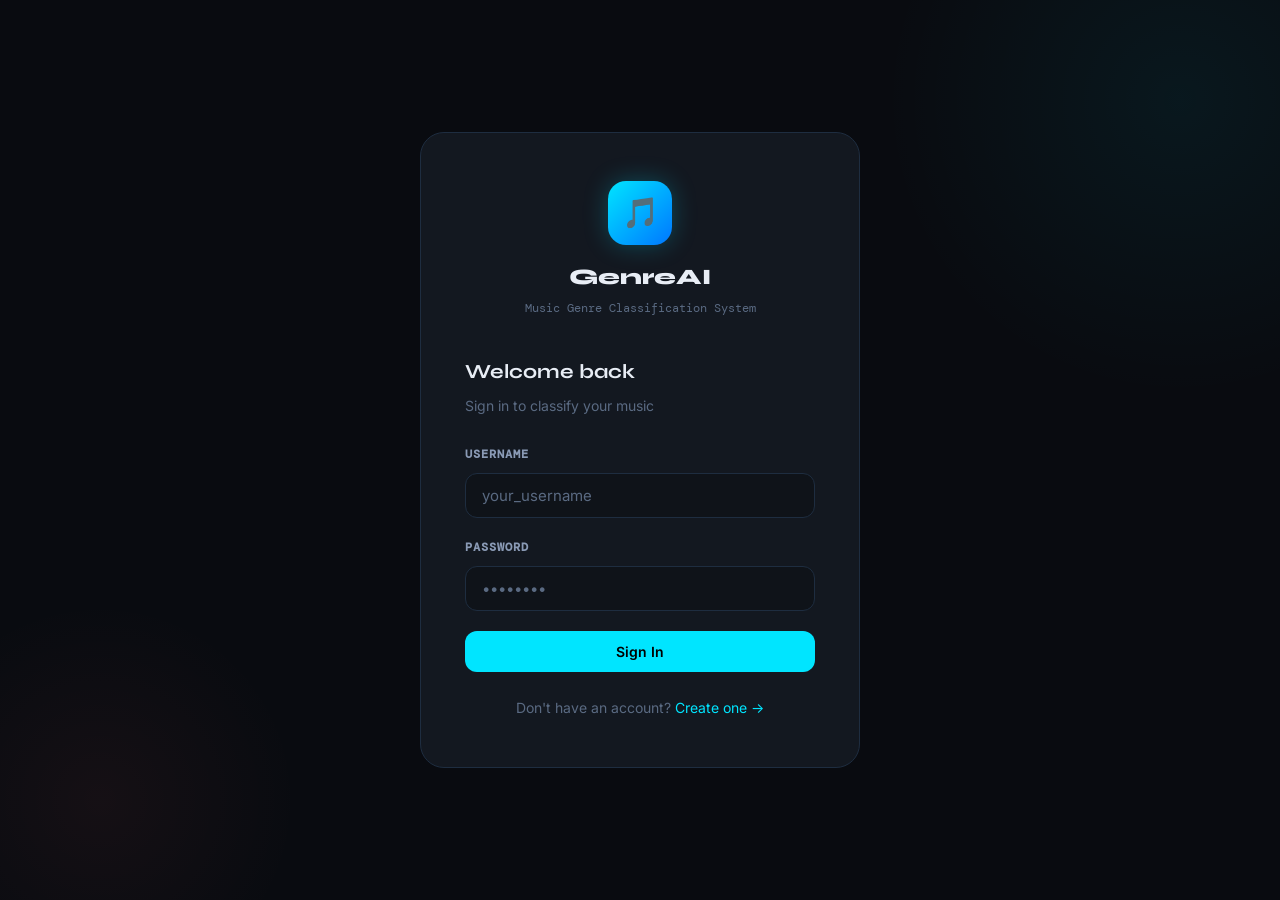
<file: frontend/index.html>
<!DOCTYPE html>
<html lang="en">
<head>
  <meta charset="UTF-8" />
  <meta name="viewport" content="width=device-width, initial-scale=1.0" />
  <title>Login — Music Genre Classifier</title>
  <link rel="stylesheet" href="style.css" />
</head>
<body>
  <div class="auth-wrapper">
    <div class="auth-card fade-up">

      <!-- Logo -->
      <div class="auth-logo">
        <div class="auth-logo-icon">🎵</div>
        <h1>GenreAI</h1>
        <p>Music Genre Classification System</p>
      </div>

      <h2 class="auth-title">Welcome back</h2>
      <p class="auth-subtitle">Sign in to classify your music</p>

      <div id="alertBox"></div>

      <div class="form-group">
        <label class="form-label" for="username">Username</label>
        <input class="form-input" type="text" id="username"
               placeholder="your_username" autocomplete="username" />
      </div>

      <div class="form-group">
        <label class="form-label" for="password">Password</label>
        <input class="form-input" type="password" id="password"
               placeholder="••••••••" autocomplete="current-password" />
      </div>

      <button class="btn btn-primary btn-full" id="loginBtn">Sign In</button>

      <p class="auth-footer">
        Don't have an account? <a href="register.html">Create one →</a>
      </p>
    </div>
  </div>

  <script src="script.js"></script>
  <script>
    redirectIfLoggedIn();   // already logged in? go to dashboard

    const loginBtn  = document.getElementById('loginBtn');
    const alertBox  = document.getElementById('alertBox');

    async function doLogin() {
      const username = document.getElementById('username').value.trim();
      const password = document.getElementById('password').value;

      if (!username || !password) {
        return showAlert(alertBox, 'Please fill in all fields.');
      }

      setLoading(loginBtn, true, 'Signing in…');
      try {
        const data = await apiFetch('/login', {
          method: 'POST',
          body: JSON.stringify({ username, password }),
        });
        saveAuth(data.token, data.user);
        window.location.href = 'dashboard.html';
      } catch (err) {
        showAlert(alertBox, err.message);
        setLoading(loginBtn, false);
      }
    }

    loginBtn.addEventListener('click', doLogin);
    document.addEventListener('keydown', e => { if (e.key === 'Enter') doLogin(); });
  </script>
</body>
</html>
</file>
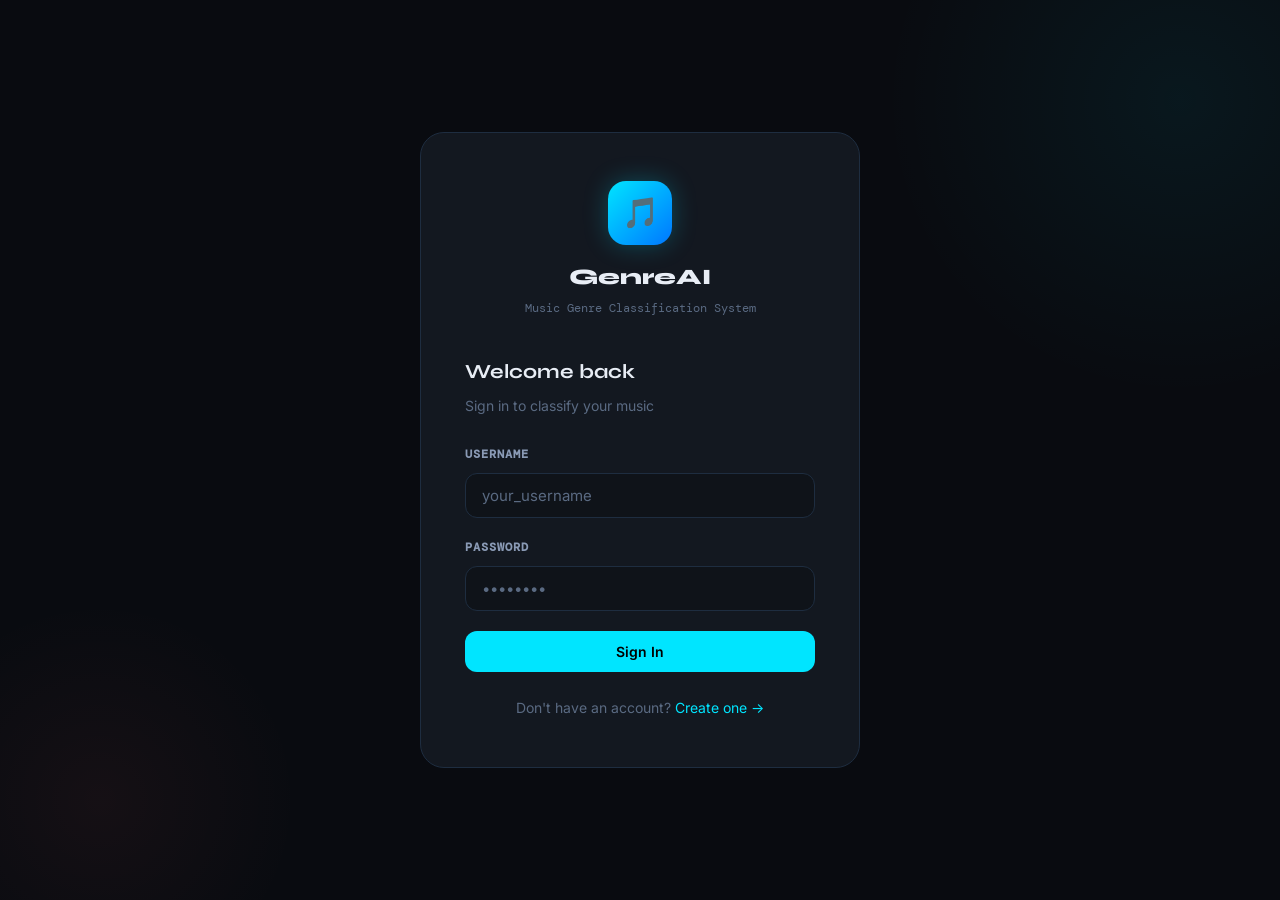
<file: frontend/dashboard.html>
<!DOCTYPE html>
<html lang="en">
<head>
  <meta charset="UTF-8" />
  <meta name="viewport" content="width=device-width, initial-scale=1.0" />
  <title>Dashboard — Music Genre Classifier</title>
  <link rel="stylesheet" href="style.css" />
</head>
<body>
<button class="hamburger" aria-label="Open menu">☰</button>
<div class="page-wrapper">

  <!-- Sidebar -->
  <nav class="sidebar">
    <div class="sidebar-logo">
      <div class="logo-icon">🎵</div>
      <div>
        <div class="logo-text">GenreAI</div>
        <div class="logo-sub">Music Classifier</div>
      </div>
    </div>
    <span class="nav-section-label">Main</span>
    <a href="dashboard.html" class="nav-link"><span class="nav-icon">🏠</span> Dashboard</a>
    <a href="upload.html"    class="nav-link"><span class="nav-icon">🎧</span> Upload & Predict</a>
    <a href="history.html"   class="nav-link"><span class="nav-icon">📋</span> History</a>
    <a href="stats.html"     class="nav-link"><span class="nav-icon">📊</span> Statistics</a>
    <div class="sidebar-bottom">
      <div class="sidebar-user">
        <div class="avatar" data-avatar></div>
        <div class="sidebar-username" data-username></div>
      </div>
      <button class="logout-btn">Sign Out</button>
    </div>
  </nav>

  <!-- Main -->
  <main class="main-content">
    <div class="page-header fade-up">
      <div class="page-title">Dashboard</div>
      <div class="page-subtitle">Your music classification overview</div>
    </div>

    <!-- Stat cards -->
    <div class="stats-grid" id="statsGrid">
      <div class="stat-card fade-up delay-1" style="--accent-color:#00e5ff">
        <div class="stat-icon">🎵</div>
        <div class="stat-value" id="totalPredictions">—</div>
        <div class="stat-label">Total Predictions</div>
      </div>
      <div class="stat-card fade-up delay-2" style="--accent-color:#ffd166">
        <div class="stat-icon">🏆</div>
        <div class="stat-value" id="topGenre" style="font-size:20px;text-transform:capitalize">—</div>
        <div class="stat-label">Most Predicted Genre</div>
      </div>
      <div class="stat-card fade-up delay-3" style="--accent-color:#06d6a0">
        <div class="stat-icon">🎯</div>
        <div class="stat-value" id="avgConf">—</div>
        <div class="stat-label">Avg. Confidence</div>
      </div>
      <div class="stat-card fade-up delay-4" style="--accent-color:#ce93d8">
        <div class="stat-icon">🤖</div>
        <div class="stat-value">CNN</div>
        <div class="stat-label">Model Architecture</div>
      </div>
    </div>

    <!-- Waveform decoration -->
    <div class="waveform-bg" id="waveform"></div>

    <!-- Quick action -->
    <div style="display:flex;gap:12px;margin-bottom:32px;" class="fade-up">
      <a href="upload.html" class="btn btn-primary">🎧 Classify New Track</a>
      <a href="stats.html"  class="btn btn-secondary">📊 View Statistics</a>
    </div>

    <!-- Recent predictions -->
    <div class="card fade-up">
      <div class="card-title">Recent Predictions</div>
      <div id="recentTable">
        <div class="empty-state">
          <div class="spinner"></div>
          <p style="margin-top:16px;color:var(--text-muted)">Loading…</p>
        </div>
      </div>
    </div>
  </main>
</div>

<script src="script.js"></script>
<script>
  requireAuth();

  async function loadDashboard() {
    try {
      const data = await apiFetch('/stats');

      document.getElementById('totalPredictions').textContent = data.total_predictions;
      document.getElementById('topGenre').textContent         = data.most_predicted || 'N/A';
      document.getElementById('avgConf').textContent          = data.average_confidence
        ? data.average_confidence + '%' : 'N/A';

      const recentTable = document.getElementById('recentTable');
      if (!data.recent_predictions.length) {
        recentTable.innerHTML = `
          <div class="empty-state">
            <div class="empty-icon">🎶</div>
            <div class="empty-title">No predictions yet</div>
            <p>Upload a WAV file to get started</p>
            <a href="upload.html" class="btn btn-primary" style="margin-top:16px">Upload Audio</a>
          </div>`;
        return;
      }

      recentTable.innerHTML = `
        <div class="table-wrap">
          <table>
            <thead><tr>
              <th>File</th><th>Genre</th><th>Confidence</th><th>Date</th>
            </tr></thead>
            <tbody>
              ${data.recent_predictions.map(p => `
                <tr>
                  <td class="font-mono" style="font-size:12px;max-width:200px;overflow:hidden;text-overflow:ellipsis;white-space:nowrap">
                    ${p.filename}</td>
                  <td><span class="genre-badge" style="background:${genreColor(p.predicted_genre)}22;color:${genreColor(p.predicted_genre)};border-color:${genreColor(p.predicted_genre)}44">${p.predicted_genre}</span></td>
                  <td class="font-mono">${p.confidence_score}%</td>
                  <td style="color:var(--text-muted);font-size:13px">${formatDate(p.prediction_time)}</td>
                </tr>`).join('')}
            </tbody>
          </table>
        </div>`;
    } catch (err) {
      document.getElementById('recentTable').innerHTML = `<div class="alert alert-error">⚠️ ${err.message}</div>`;
    }
  }

  buildWaveform(document.getElementById('waveform'));
  loadDashboard();
</script>
</body>
</html>
</file>
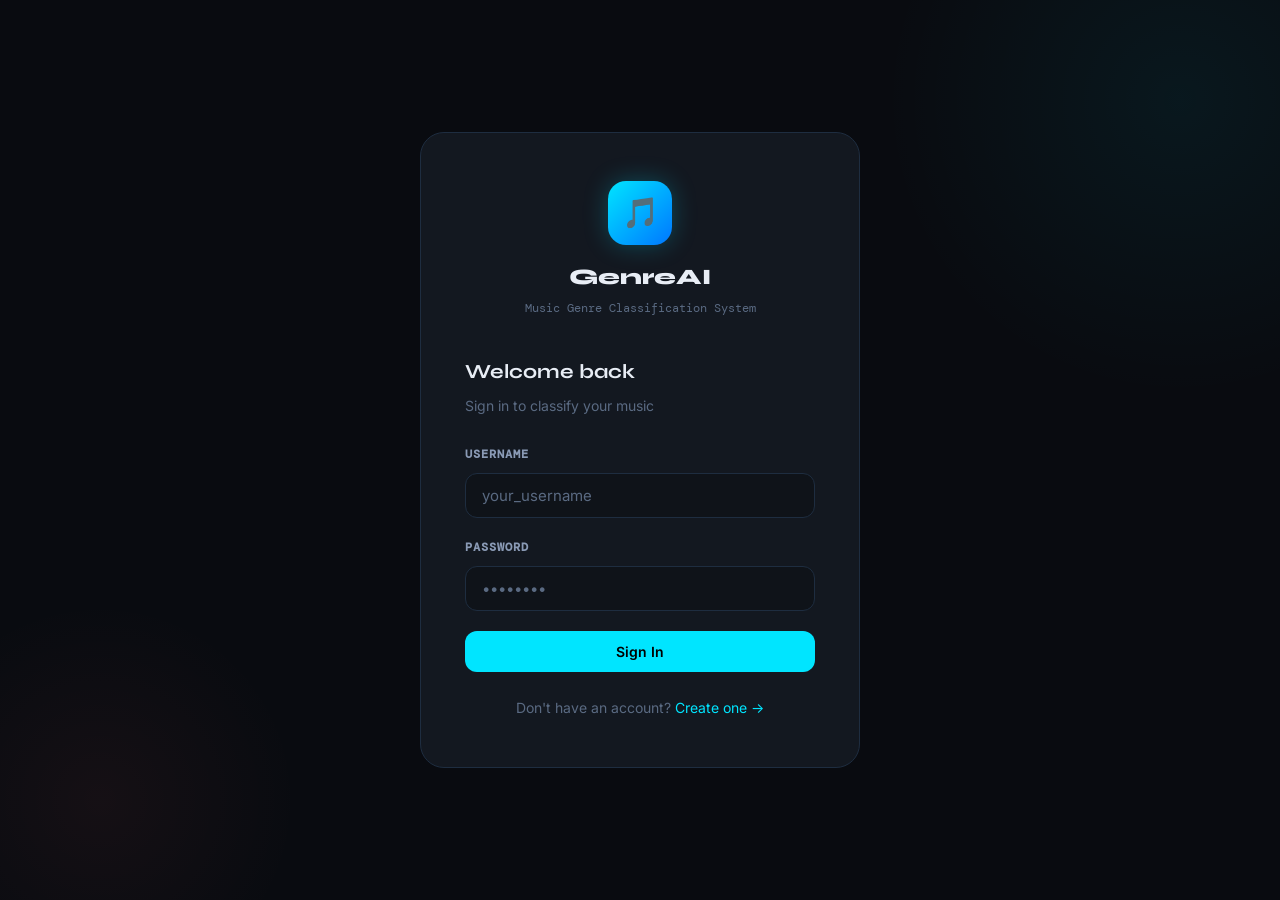
<file: frontend/history.html>
<!DOCTYPE html>
<html lang="en">
<head>
  <meta charset="UTF-8" />
  <meta name="viewport" content="width=device-width, initial-scale=1.0" />
  <title>History — Music Genre Classifier</title>
  <link rel="stylesheet" href="style.css" />
</head>
<body>
<button class="hamburger">☰</button>
<div class="page-wrapper">

  <!-- Sidebar -->
  <nav class="sidebar">
    <div class="sidebar-logo">
      <div class="logo-icon">🎵</div>
      <div>
        <div class="logo-text">GenreAI</div>
        <div class="logo-sub">Music Classifier</div>
      </div>
    </div>
    <span class="nav-section-label">Main</span>
    <a href="dashboard.html" class="nav-link"><span class="nav-icon">🏠</span> Dashboard</a>
    <a href="upload.html"    class="nav-link"><span class="nav-icon">🎧</span> Upload & Predict</a>
    <a href="history.html"   class="nav-link"><span class="nav-icon">📋</span> History</a>
    <a href="stats.html"     class="nav-link"><span class="nav-icon">📊</span> Statistics</a>
    <div class="sidebar-bottom">
      <div class="sidebar-user">
        <div class="avatar" data-avatar></div>
        <div class="sidebar-username" data-username></div>
      </div>
      <button class="logout-btn">Sign Out</button>
    </div>
  </nav>

  <!-- Main -->
  <main class="main-content">
    <div class="page-header fade-up" style="display:flex;justify-content:space-between;align-items:flex-end;flex-wrap:wrap;gap:12px">
      <div>
        <div class="page-title">Prediction History</div>
        <div class="page-subtitle">All your past classifications</div>
      </div>
      <a href="upload.html" class="btn btn-primary fade-up">+ New Prediction</a>
    </div>

    <div id="historyContent" class="fade-up delay-1">
      <div class="empty-state">
        <div class="spinner"></div>
        <p style="margin-top:16px;color:var(--text-muted)">Loading history…</p>
      </div>
    </div>

    <!-- Pagination -->
    <div id="pagination" style="margin-top:24px;display:flex;gap:8px;justify-content:center"></div>
  </main>
</div>

<script src="script.js"></script>
<script>
  requireAuth();

  let currentPage = 1;
  const PER_PAGE  = 15;

  async function loadHistory(page = 1) {
    currentPage = page;
    const container = document.getElementById('historyContent');
    container.innerHTML = `
      <div class="empty-state">
        <div class="spinner"></div>
        <p style="margin-top:16px;color:var(--text-muted)">Loading…</p>
      </div>`;

    try {
      const data = await apiFetch(`/history?page=${page}&per_page=${PER_PAGE}`);

      if (!data.predictions.length) {
        container.innerHTML = `
          <div class="empty-state">
            <div class="empty-icon">🎶</div>
            <div class="empty-title">No predictions yet</div>
            <p>Upload a track to see your history here</p>
            <a href="upload.html" class="btn btn-primary" style="margin-top:16px">Upload Audio</a>
          </div>`;
        document.getElementById('pagination').innerHTML = '';
        return;
      }

      container.innerHTML = `
        <div class="table-wrap">
          <table>
            <thead><tr>
              <th>#</th>
              <th>File Name</th>
              <th>Predicted Genre</th>
              <th>Confidence</th>
              <th>Date & Time</th>
            </tr></thead>
            <tbody>
              ${data.predictions.map((p, i) => `
                <tr>
                  <td class="font-mono" style="color:var(--text-muted);font-size:12px">
                    ${(page-1)*PER_PAGE + i + 1}
                  </td>
                  <td style="max-width:220px;overflow:hidden;text-overflow:ellipsis;white-space:nowrap;font-size:13px;font-family:var(--font-mono)">
                    ${p.filename}
                  </td>
                  <td>
                    <span class="genre-badge"
                      style="background:${genreColor(p.predicted_genre)}22;color:${genreColor(p.predicted_genre)};border-color:${genreColor(p.predicted_genre)}44">
                      ${p.predicted_genre}
                    </span>
                  </td>
                  <td>
                    <div style="display:flex;align-items:center;gap:8px">
                      <div style="width:60px;height:4px;background:var(--bg-surface);border-radius:99px;overflow:hidden">
                        <div style="height:100%;width:${p.confidence_score}%;background:${genreColor(p.predicted_genre)};border-radius:99px"></div>
                      </div>
                      <span class="font-mono" style="font-size:12px">${p.confidence_score}%</span>
                    </div>
                  </td>
                  <td style="color:var(--text-muted);font-size:13px">${formatDate(p.prediction_time)}</td>
                </tr>`).join('')}
            </tbody>
          </table>
        </div>`;

      renderPagination(data.pages, page);
    } catch (err) {
      container.innerHTML = `<div class="alert alert-error">⚠️ ${err.message}</div>`;
    }
  }

  function renderPagination(total, current) {
    const pag = document.getElementById('pagination');
    if (total <= 1) { pag.innerHTML = ''; return; }

    let html = '';
    for (let i = 1; i <= total; i++) {
      html += `<button class="btn ${i === current ? 'btn-primary' : 'btn-secondary'}"
                       style="padding:8px 14px;min-width:40px"
                       onclick="loadHistory(${i})">${i}</button>`;
    }
    pag.innerHTML = html;
  }

  loadHistory();
</script>
</body>
</html>
</file>
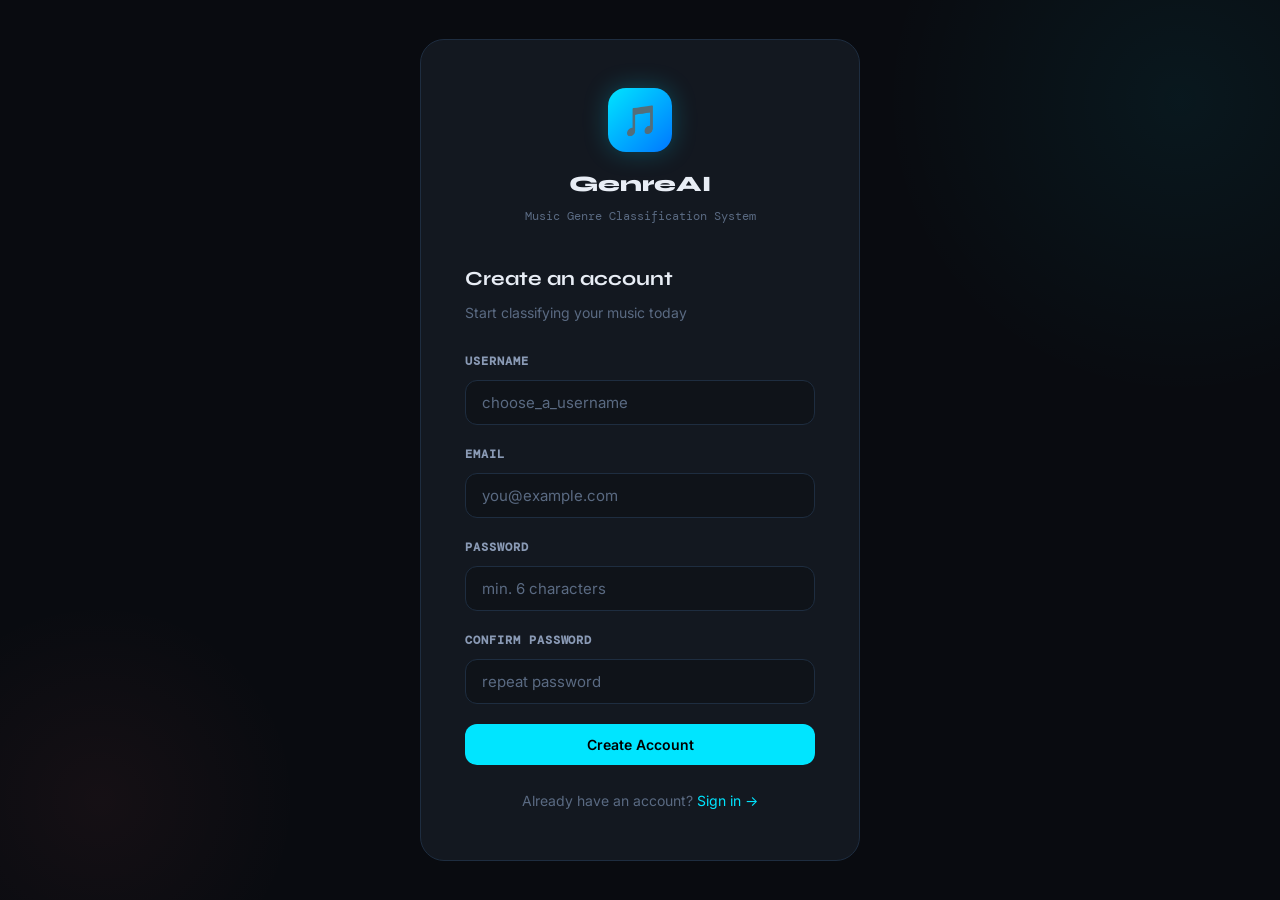
<file: frontend/register.html>
<!DOCTYPE html>
<html lang="en">
<head>
  <meta charset="UTF-8" />
  <meta name="viewport" content="width=device-width, initial-scale=1.0" />
  <title>Register — Music Genre Classifier</title>
  <link rel="stylesheet" href="style.css" />
</head>
<body>
  <div class="auth-wrapper">
    <div class="auth-card fade-up">

      <div class="auth-logo">
        <div class="auth-logo-icon">🎵</div>
        <h1>GenreAI</h1>
        <p>Music Genre Classification System</p>
      </div>

      <h2 class="auth-title">Create an account</h2>
      <p class="auth-subtitle">Start classifying your music today</p>

      <div id="alertBox"></div>

      <div class="form-group">
        <label class="form-label" for="username">Username</label>
        <input class="form-input" type="text" id="username"
               placeholder="choose_a_username" autocomplete="username" />
      </div>

      <div class="form-group">
        <label class="form-label" for="email">Email</label>
        <input class="form-input" type="email" id="email"
               placeholder="you@example.com" autocomplete="email" />
      </div>

      <div class="form-group">
        <label class="form-label" for="password">Password</label>
        <input class="form-input" type="password" id="password"
               placeholder="min. 6 characters" autocomplete="new-password" />
      </div>

      <div class="form-group">
        <label class="form-label" for="confirm">Confirm Password</label>
        <input class="form-input" type="password" id="confirm"
               placeholder="repeat password" autocomplete="new-password" />
      </div>

      <button class="btn btn-primary btn-full" id="registerBtn">Create Account</button>

      <p class="auth-footer">
        Already have an account? <a href="index.html">Sign in →</a>
      </p>
    </div>
  </div>

  <script src="script.js"></script>
  <script>
    redirectIfLoggedIn();

    const registerBtn = document.getElementById('registerBtn');
    const alertBox    = document.getElementById('alertBox');

    async function doRegister() {
      const username = document.getElementById('username').value.trim();
      const email    = document.getElementById('email').value.trim();
      const password = document.getElementById('password').value;
      const confirm  = document.getElementById('confirm').value;

      if (!username || !email || !password || !confirm)
        return showAlert(alertBox, 'Please fill in all fields.');
      if (password !== confirm)
        return showAlert(alertBox, 'Passwords do not match.');
      if (password.length < 6)
        return showAlert(alertBox, 'Password must be at least 6 characters.');

      setLoading(registerBtn, true, 'Creating account…');
      try {
        const data = await apiFetch('/register', {
          method: 'POST',
          body: JSON.stringify({ username, email, password }),
        });
        saveAuth(data.token, data.user);
        window.location.href = 'dashboard.html';
      } catch (err) {
        showAlert(alertBox, err.message);
        setLoading(registerBtn, false);
      }
    }

    registerBtn.addEventListener('click', doRegister);
    document.addEventListener('keydown', e => { if (e.key === 'Enter') doRegister(); });
  </script>
</body>
</html>
</file>
<file: frontend/style.css>
/* ============================================================
   style.css — Music Genre Classification System
   Aesthetic: Dark neon-industrial / music console vibe
   Fonts: DM Mono (code/display) + Syne (headings) + Inter (body)
   ============================================================ */

@import url('https://fonts.googleapis.com/css2?family=Syne:wght@400;600;700;800&family=DM+Mono:wght@300;400;500&family=Inter:wght@300;400;500;600&display=swap');

/* ─── Design Tokens ─────────────────────────────────────────── */
:root {
  --bg-base:      #090b10;
  --bg-surface:   #0f1319;
  --bg-card:      #131820;
  --bg-hover:     #1a2230;

  --accent:       #00e5ff;
  --accent-dim:   rgba(0,229,255,.12);
  --accent2:      #ff6b6b;
  --accent3:      #ffd166;
  --accent4:      #06d6a0;

  --text-primary: #e8edf5;
  --text-muted:   #5a6a82;
  --text-sub:     #8a9ab5;

  --border:       rgba(0,229,255,.1);
  --border-solid: #1e2d40;

  --radius:       12px;
  --radius-lg:    20px;
  --shadow:       0 8px 32px rgba(0,0,0,.6);
  --glow:         0 0 24px rgba(0,229,255,.25);

  --font-display: 'Syne', sans-serif;
  --font-mono:    'DM Mono', monospace;
  --font-body:    'Inter', sans-serif;

  /* genre colour palette */
  --g-blues:      #4fc3f7;
  --g-classical:  #ce93d8;
  --g-country:    #ffd54f;
  --g-disco:      #ff8a65;
  --g-hiphop:     #81c784;
  --g-jazz:       #4dd0e1;
  --g-metal:      #ef9a9a;
  --g-pop:        #f48fb1;
  --g-reggae:     #a5d6a7;
  --g-rock:       #ffcc02;
}

/* ─── Reset ─────────────────────────────────────────────────── */
*, *::before, *::after { box-sizing: border-box; margin: 0; padding: 0; }
html { scroll-behavior: smooth; }
body {
  background: var(--bg-base);
  color: var(--text-primary);
  font-family: var(--font-body);
  font-size: 15px;
  line-height: 1.65;
  min-height: 100vh;
}
a { color: var(--accent); text-decoration: none; }
a:hover { text-decoration: underline; }
img, svg { display: block; }
input, button, select, textarea { font-family: inherit; }

/* ─── Scrollbar ─────────────────────────────────────────────── */
::-webkit-scrollbar { width: 6px; }
::-webkit-scrollbar-track { background: var(--bg-base); }
::-webkit-scrollbar-thumb { background: var(--border-solid); border-radius: 99px; }

/* ─── Page Layout ───────────────────────────────────────────── */
.page-wrapper { display: flex; min-height: 100vh; }

/* ─── Sidebar Nav ───────────────────────────────────────────── */
.sidebar {
  width: 240px;
  min-height: 100vh;
  background: var(--bg-surface);
  border-right: 1px solid var(--border-solid);
  display: flex;
  flex-direction: column;
  position: fixed;
  top: 0; left: 0; bottom: 0;
  z-index: 100;
  padding: 28px 0;
  transition: transform .3s ease;
}
.sidebar-logo {
  display: flex;
  align-items: center;
  gap: 10px;
  padding: 0 24px 32px;
  border-bottom: 1px solid var(--border-solid);
  margin-bottom: 20px;
}
.sidebar-logo .logo-icon {
  width: 38px; height: 38px;
  background: linear-gradient(135deg, var(--accent), #0077ff);
  border-radius: 10px;
  display: flex; align-items: center; justify-content: center;
  font-size: 18px;
}
.sidebar-logo .logo-text {
  font-family: var(--font-display);
  font-weight: 800;
  font-size: 16px;
  line-height: 1.2;
  color: var(--text-primary);
}
.sidebar-logo .logo-sub {
  font-family: var(--font-mono);
  font-size: 10px;
  color: var(--text-muted);
  letter-spacing: .08em;
  text-transform: uppercase;
}
.nav-section-label {
  font-family: var(--font-mono);
  font-size: 10px;
  text-transform: uppercase;
  letter-spacing: .1em;
  color: var(--text-muted);
  padding: 8px 24px 6px;
}
.nav-link {
  display: flex;
  align-items: center;
  gap: 12px;
  padding: 11px 24px;
  color: var(--text-sub);
  font-size: 14px;
  font-weight: 500;
  transition: all .2s;
  border-left: 3px solid transparent;
  text-decoration: none;
}
.nav-link:hover { color: var(--text-primary); background: var(--bg-hover); text-decoration: none; }
.nav-link.active {
  color: var(--accent);
  border-left-color: var(--accent);
  background: var(--accent-dim);
}
.nav-link .nav-icon { font-size: 16px; width: 20px; text-align: center; }
.sidebar-bottom {
  margin-top: auto;
  padding: 20px 24px;
  border-top: 1px solid var(--border-solid);
}
.sidebar-user {
  display: flex; align-items: center; gap: 10px;
}
.avatar {
  width: 36px; height: 36px;
  background: linear-gradient(135deg, var(--accent), #0077ff);
  border-radius: 50%;
  display: flex; align-items: center; justify-content: center;
  font-weight: 700; font-size: 14px; color: #000;
  text-transform: uppercase;
}
.sidebar-username { font-weight: 600; font-size: 14px; }
.logout-btn {
  margin-top: 10px;
  width: 100%;
  background: transparent;
  border: 1px solid var(--border-solid);
  color: var(--text-sub);
  padding: 8px 16px;
  border-radius: var(--radius);
  cursor: pointer;
  font-size: 13px;
  transition: all .2s;
}
.logout-btn:hover { border-color: var(--accent2); color: var(--accent2); }

/* ─── Main Content ───────────────────────────────────────────── */
.main-content {
  margin-left: 240px;
  flex: 1;
  padding: 36px 40px;
  max-width: 1200px;
}

/* ─── Page Header ────────────────────────────────────────────── */
.page-header { margin-bottom: 32px; }
.page-title {
  font-family: var(--font-display);
  font-size: 28px;
  font-weight: 800;
  color: var(--text-primary);
}
.page-subtitle {
  font-size: 14px;
  color: var(--text-muted);
  margin-top: 4px;
  font-family: var(--font-mono);
}

/* ─── Cards ──────────────────────────────────────────────────── */
.card {
  background: var(--bg-card);
  border: 1px solid var(--border-solid);
  border-radius: var(--radius-lg);
  padding: 24px;
}
.card:hover { border-color: var(--border); }
.card-title {
  font-family: var(--font-display);
  font-weight: 700;
  font-size: 16px;
  margin-bottom: 16px;
  color: var(--text-primary);
}

/* ─── Stat Cards ─────────────────────────────────────────────── */
.stats-grid {
  display: grid;
  grid-template-columns: repeat(auto-fill, minmax(200px, 1fr));
  gap: 20px;
  margin-bottom: 32px;
}
.stat-card {
  background: var(--bg-card);
  border: 1px solid var(--border-solid);
  border-radius: var(--radius-lg);
  padding: 22px 24px;
  position: relative;
  overflow: hidden;
  transition: transform .2s, box-shadow .2s;
}
.stat-card:hover { transform: translateY(-3px); box-shadow: var(--shadow); }
.stat-card::before {
  content: '';
  position: absolute;
  top: 0; left: 0; right: 0;
  height: 3px;
  background: var(--accent-color, var(--accent));
}
.stat-icon {
  font-size: 28px;
  margin-bottom: 10px;
}
.stat-value {
  font-family: var(--font-mono);
  font-size: 28px;
  font-weight: 500;
  color: var(--text-primary);
  line-height: 1;
}
.stat-label {
  font-size: 12px;
  color: var(--text-muted);
  margin-top: 6px;
  text-transform: uppercase;
  letter-spacing: .05em;
}

/* ─── Forms & Inputs ─────────────────────────────────────────── */
.form-group { margin-bottom: 20px; }
.form-label {
  display: block;
  font-size: 12px;
  font-weight: 600;
  text-transform: uppercase;
  letter-spacing: .08em;
  color: var(--text-sub);
  margin-bottom: 8px;
  font-family: var(--font-mono);
}
.form-input {
  width: 100%;
  background: var(--bg-surface);
  border: 1px solid var(--border-solid);
  border-radius: var(--radius);
  color: var(--text-primary);
  padding: 12px 16px;
  font-size: 15px;
  transition: border-color .2s, box-shadow .2s;
  outline: none;
}
.form-input:focus {
  border-color: var(--accent);
  box-shadow: 0 0 0 3px var(--accent-dim);
}
.form-input::placeholder { color: var(--text-muted); }

/* ─── Buttons ────────────────────────────────────────────────── */
.btn {
  display: inline-flex;
  align-items: center;
  gap: 8px;
  padding: 12px 24px;
  border-radius: var(--radius);
  font-size: 14px;
  font-weight: 600;
  cursor: pointer;
  border: none;
  transition: all .2s;
  white-space: nowrap;
  text-decoration: none;
}
.btn-primary {
  background: var(--accent);
  color: #000;
}
.btn-primary:hover { background: #33eeff; box-shadow: var(--glow); transform: translateY(-1px); }
.btn-secondary {
  background: transparent;
  border: 1px solid var(--border-solid);
  color: var(--text-sub);
}
.btn-secondary:hover { border-color: var(--accent); color: var(--accent); }
.btn-danger { background: var(--accent2); color: #fff; }
.btn-danger:hover { background: #ff4444; }
.btn:disabled { opacity: .5; cursor: not-allowed; transform: none !important; }
.btn-full { width: 100%; justify-content: center; }

/* ─── Auth Pages ─────────────────────────────────────────────── */
.auth-wrapper {
  min-height: 100vh;
  display: flex;
  align-items: center;
  justify-content: center;
  background: var(--bg-base);
  padding: 24px;
  position: relative;
  overflow: hidden;
}
.auth-wrapper::before {
  content: '';
  position: absolute;
  width: 600px; height: 600px;
  border-radius: 50%;
  background: radial-gradient(circle, rgba(0,229,255,.06) 0%, transparent 70%);
  top: -200px; right: -200px;
  pointer-events: none;
}
.auth-wrapper::after {
  content: '';
  position: absolute;
  width: 400px; height: 400px;
  border-radius: 50%;
  background: radial-gradient(circle, rgba(255,107,107,.05) 0%, transparent 70%);
  bottom: -100px; left: -100px;
  pointer-events: none;
}
.auth-card {
  background: var(--bg-card);
  border: 1px solid var(--border-solid);
  border-radius: 24px;
  padding: 48px 44px;
  width: 100%;
  max-width: 440px;
  position: relative;
  z-index: 1;
}
.auth-logo {
  text-align: center;
  margin-bottom: 36px;
}
.auth-logo-icon {
  width: 64px; height: 64px;
  background: linear-gradient(135deg, var(--accent), #0077ff);
  border-radius: 18px;
  display: flex; align-items: center; justify-content: center;
  font-size: 30px;
  margin: 0 auto 14px;
  box-shadow: var(--glow);
}
.auth-logo h1 {
  font-family: var(--font-display);
  font-size: 22px;
  font-weight: 800;
}
.auth-logo p {
  font-family: var(--font-mono);
  font-size: 12px;
  color: var(--text-muted);
  margin-top: 4px;
}
.auth-title {
  font-family: var(--font-display);
  font-size: 20px;
  font-weight: 700;
  margin-bottom: 6px;
}
.auth-subtitle { font-size: 14px; color: var(--text-muted); margin-bottom: 28px; }
.auth-footer {
  text-align: center;
  margin-top: 24px;
  font-size: 14px;
  color: var(--text-muted);
}

/* ─── Upload Area ────────────────────────────────────────────── */
.upload-zone {
  border: 2px dashed var(--border-solid);
  border-radius: var(--radius-lg);
  padding: 56px 24px;
  text-align: center;
  cursor: pointer;
  transition: all .3s;
  background: var(--bg-surface);
  position: relative;
}
.upload-zone.drag-over {
  border-color: var(--accent);
  background: var(--accent-dim);
  box-shadow: var(--glow);
}
.upload-zone:hover { border-color: var(--accent); }
.upload-icon { font-size: 52px; margin-bottom: 16px; }
.upload-title {
  font-family: var(--font-display);
  font-size: 20px;
  font-weight: 700;
  margin-bottom: 8px;
}
.upload-sub { color: var(--text-muted); font-size: 14px; margin-bottom: 20px; }
.upload-formats {
  font-family: var(--font-mono);
  font-size: 11px;
  color: var(--text-muted);
  letter-spacing: .05em;
  text-transform: uppercase;
}

/* ─── Audio Player ───────────────────────────────────────────── */
.audio-player {
  background: var(--bg-surface);
  border: 1px solid var(--border-solid);
  border-radius: var(--radius-lg);
  padding: 20px 24px;
  display: flex;
  align-items: center;
  gap: 16px;
  margin-top: 16px;
}
.audio-player audio { flex: 1; height: 38px; }
audio::-webkit-media-controls-panel { background: var(--bg-surface); }

/* ─── Result Card ────────────────────────────────────────────── */
.result-banner {
  background: linear-gradient(135deg, var(--bg-card), var(--bg-hover));
  border: 1px solid var(--accent);
  border-radius: var(--radius-lg);
  padding: 36px;
  text-align: center;
  box-shadow: var(--glow);
  margin-bottom: 24px;
}
.result-genre {
  font-family: var(--font-display);
  font-size: 52px;
  font-weight: 800;
  text-transform: capitalize;
  color: var(--accent);
  letter-spacing: -.02em;
  line-height: 1;
}
.result-confidence {
  font-family: var(--font-mono);
  font-size: 20px;
  color: var(--text-sub);
  margin-top: 10px;
}
.confidence-bar-wrap {
  background: var(--bg-surface);
  border-radius: 99px;
  height: 8px;
  overflow: hidden;
  margin-top: 20px;
}
.confidence-bar-fill {
  height: 100%;
  background: linear-gradient(90deg, var(--accent), #0077ff);
  border-radius: 99px;
  transition: width 1s ease;
}

/* ─── Genre Badge ────────────────────────────────────────────── */
.genre-badge {
  display: inline-block;
  padding: 4px 12px;
  border-radius: 99px;
  font-size: 12px;
  font-weight: 600;
  font-family: var(--font-mono);
  text-transform: capitalize;
  background: var(--accent-dim);
  color: var(--accent);
  border: 1px solid var(--border);
}

/* ─── Probability Bars ───────────────────────────────────────── */
.prob-list { display: flex; flex-direction: column; gap: 10px; }
.prob-row { display: flex; align-items: center; gap: 12px; }
.prob-label {
  width: 90px;
  font-family: var(--font-mono);
  font-size: 12px;
  color: var(--text-sub);
  text-transform: capitalize;
  flex-shrink: 0;
}
.prob-bar-bg {
  flex: 1;
  height: 6px;
  background: var(--bg-surface);
  border-radius: 99px;
  overflow: hidden;
}
.prob-bar-fill {
  height: 100%;
  border-radius: 99px;
  transition: width .8s ease;
}
.prob-pct {
  width: 44px;
  font-family: var(--font-mono);
  font-size: 12px;
  color: var(--text-sub);
  text-align: right;
  flex-shrink: 0;
}

/* ─── Table ──────────────────────────────────────────────────── */
.table-wrap {
  overflow-x: auto;
  border-radius: var(--radius-lg);
  border: 1px solid var(--border-solid);
}
table {
  width: 100%;
  border-collapse: collapse;
  background: var(--bg-card);
}
thead tr {
  background: var(--bg-surface);
  border-bottom: 1px solid var(--border-solid);
}
th {
  padding: 12px 16px;
  font-family: var(--font-mono);
  font-size: 11px;
  text-transform: uppercase;
  letter-spacing: .08em;
  color: var(--text-muted);
  text-align: left;
  white-space: nowrap;
}
td {
  padding: 14px 16px;
  font-size: 14px;
  border-bottom: 1px solid var(--border-solid);
  color: var(--text-primary);
}
tr:last-child td { border-bottom: none; }
tbody tr:hover { background: var(--bg-hover); }

/* ─── Alert / Toast ──────────────────────────────────────────── */
.alert {
  padding: 14px 18px;
  border-radius: var(--radius);
  font-size: 14px;
  margin-bottom: 20px;
  display: flex;
  align-items: center;
  gap: 10px;
}
.alert-error   { background: rgba(255,107,107,.1); border: 1px solid rgba(255,107,107,.3); color: #ff6b6b; }
.alert-success { background: rgba(6,214,160,.1);   border: 1px solid rgba(6,214,160,.3);   color: var(--accent4); }
.alert-info    { background: var(--accent-dim);    border: 1px solid var(--border);        color: var(--accent); }

/* ─── Loading Spinner ────────────────────────────────────────── */
.spinner {
  width: 24px; height: 24px;
  border: 2px solid var(--border-solid);
  border-top-color: var(--accent);
  border-radius: 50%;
  animation: spin .7s linear infinite;
  display: inline-block;
}
@keyframes spin { to { transform: rotate(360deg); } }

/* ─── Chart Container ────────────────────────────────────────── */
.chart-container { position: relative; height: 280px; }
.chart-grid {
  display: grid;
  grid-template-columns: 1fr 1fr;
  gap: 24px;
  margin-bottom: 32px;
}

/* ─── Empty State ────────────────────────────────────────────── */
.empty-state {
  text-align: center;
  padding: 64px 24px;
  color: var(--text-muted);
}
.empty-icon { font-size: 52px; margin-bottom: 16px; opacity: .5; }
.empty-title { font-family: var(--font-display); font-size: 20px; font-weight: 700; margin-bottom: 8px; color: var(--text-sub); }

/* ─── Hamburger (mobile) ─────────────────────────────────────── */
.hamburger {
  display: none;
  position: fixed;
  top: 16px; left: 16px;
  z-index: 200;
  background: var(--bg-card);
  border: 1px solid var(--border-solid);
  border-radius: 10px;
  padding: 10px 12px;
  cursor: pointer;
  font-size: 18px;
  color: var(--text-primary);
}

/* ─── Misc Utilities ─────────────────────────────────────────── */
.text-accent  { color: var(--accent); }
.text-muted   { color: var(--text-muted); }
.font-mono    { font-family: var(--font-mono); }
.mt-4  { margin-top:    16px; }
.mt-8  { margin-top:    32px; }
.mb-4  { margin-bottom: 16px; }
.mb-8  { margin-bottom: 32px; }
.gap-4 { gap: 16px; }
.flex  { display: flex; }
.items-center { align-items: center; }
.justify-between { justify-content: space-between; }
.grid-2 { display: grid; grid-template-columns: 1fr 1fr; gap: 24px; }

/* ─── Responsive ─────────────────────────────────────────────── */
@media (max-width: 900px) {
  .hamburger { display: block; }
  .sidebar { transform: translateX(-100%); }
  .sidebar.open { transform: translateX(0); }
  .main-content { margin-left: 0; padding: 24px 20px; }
  .chart-grid { grid-template-columns: 1fr; }
  .grid-2     { grid-template-columns: 1fr; }
  .stats-grid { grid-template-columns: 1fr 1fr; }
}
@media (max-width: 520px) {
  .stats-grid   { grid-template-columns: 1fr; }
  .auth-card    { padding: 36px 24px; }
}

/* ─── Page-in Animations ─────────────────────────────────────── */
@keyframes fadeUp {
  from { opacity: 0; transform: translateY(18px); }
  to   { opacity: 1; transform: translateY(0); }
}
.fade-up { animation: fadeUp .45s ease both; }
.delay-1 { animation-delay: .08s; }
.delay-2 { animation-delay: .16s; }
.delay-3 { animation-delay: .24s; }
.delay-4 { animation-delay: .32s; }

/* ─── Waveform Decoration ────────────────────────────────────── */
.waveform-bg {
  display: flex;
  align-items: center;
  gap: 3px;
  height: 40px;
  justify-content: center;
  margin: 16px 0;
}
.wave-bar {
  width: 4px;
  background: var(--accent);
  border-radius: 2px;
  animation: wavePulse 1.2s ease-in-out infinite;
  opacity: .6;
}
.wave-bar:nth-child(odd)  { animation-delay: .15s; }
.wave-bar:nth-child(3n)   { animation-delay: .3s; }
.wave-bar:nth-child(4n)   { animation-delay: .45s; }
@keyframes wavePulse {
  0%, 100% { height: 8px;  opacity: .4; }
  50%       { height: 36px; opacity: 1; }
}
</file>
